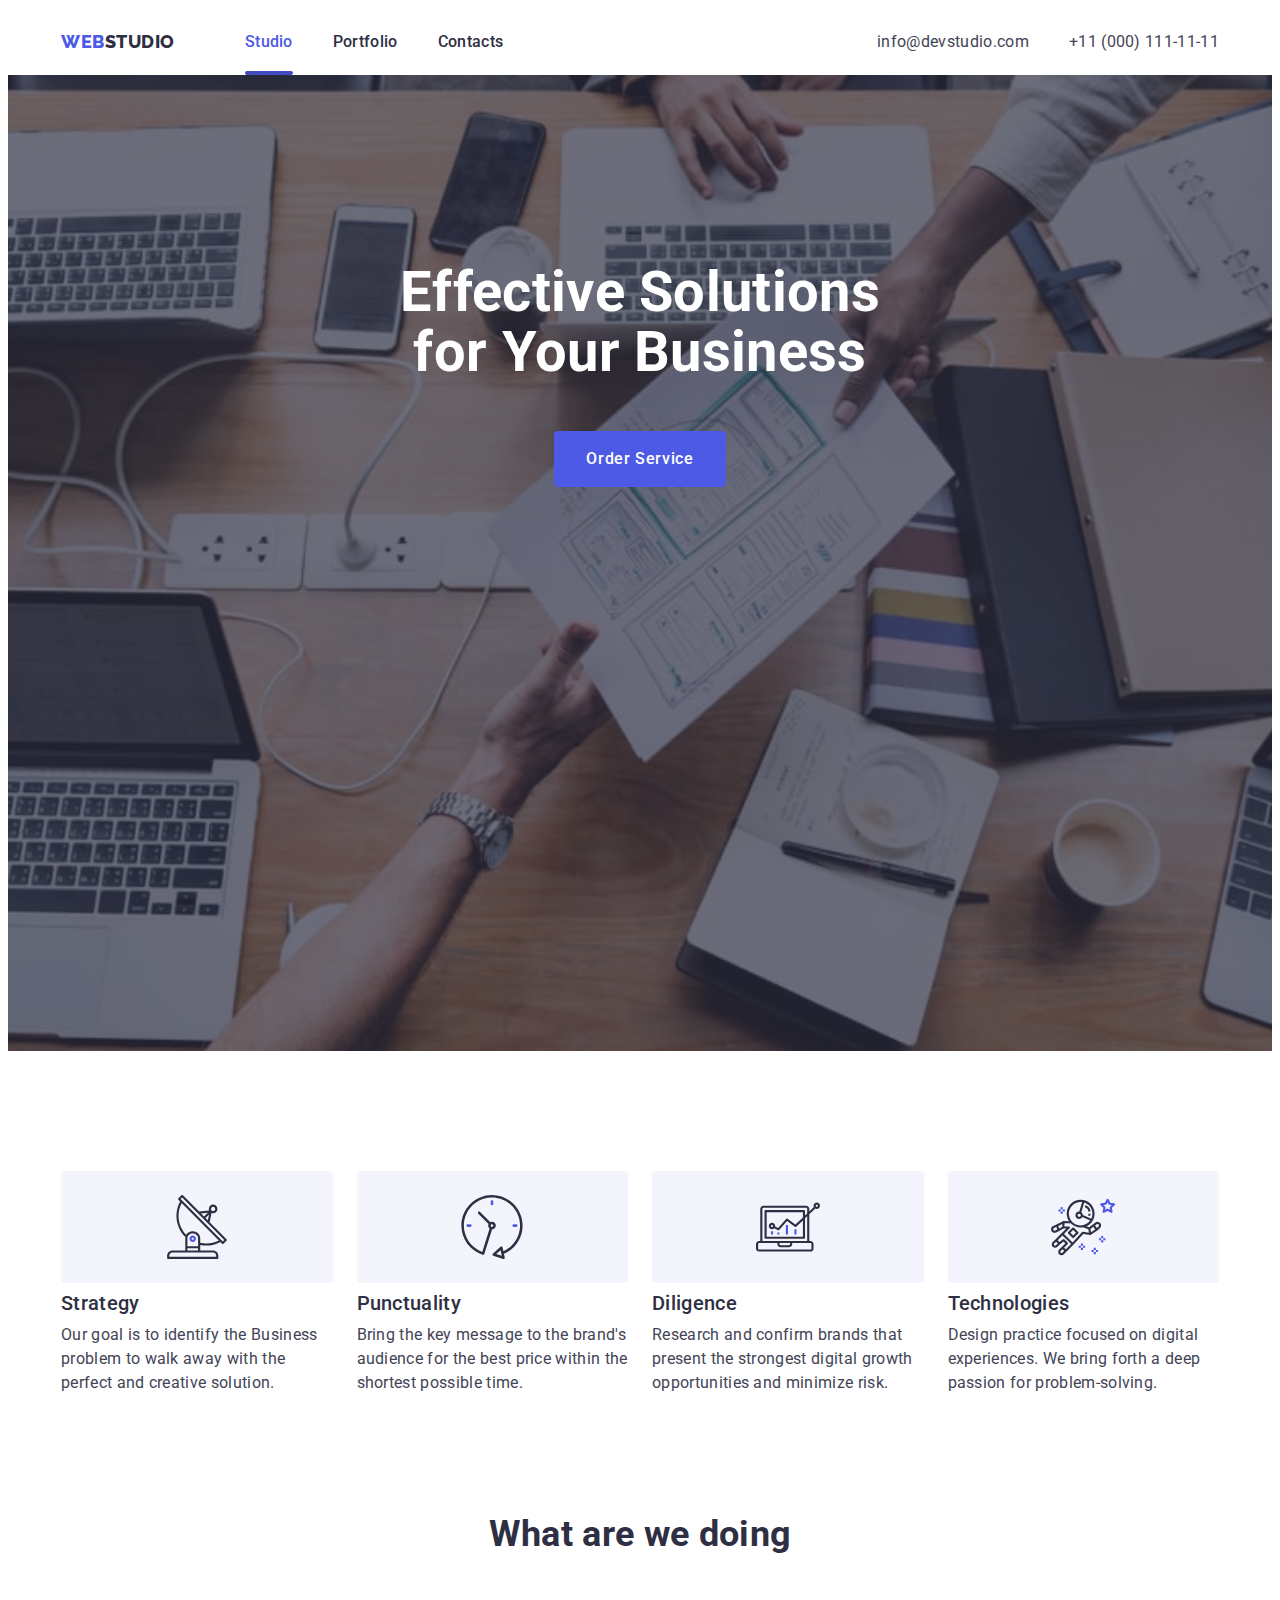
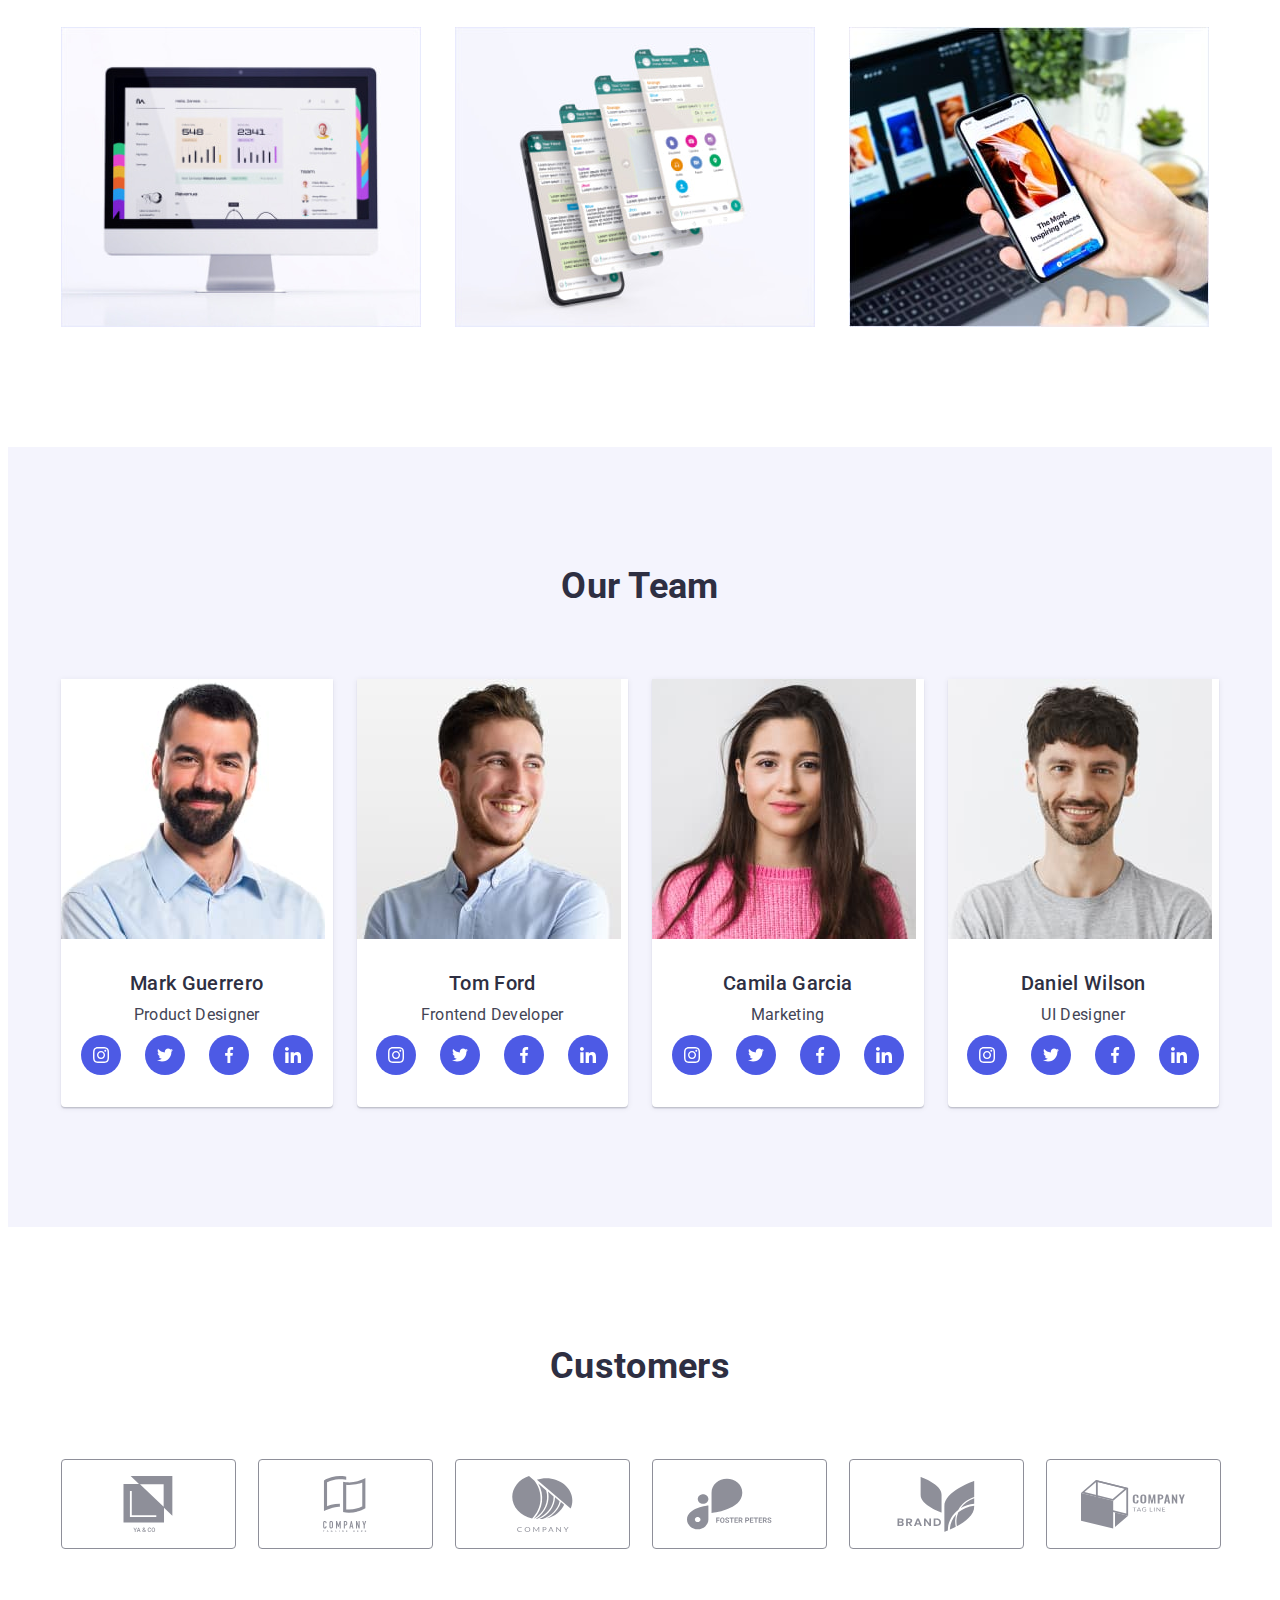
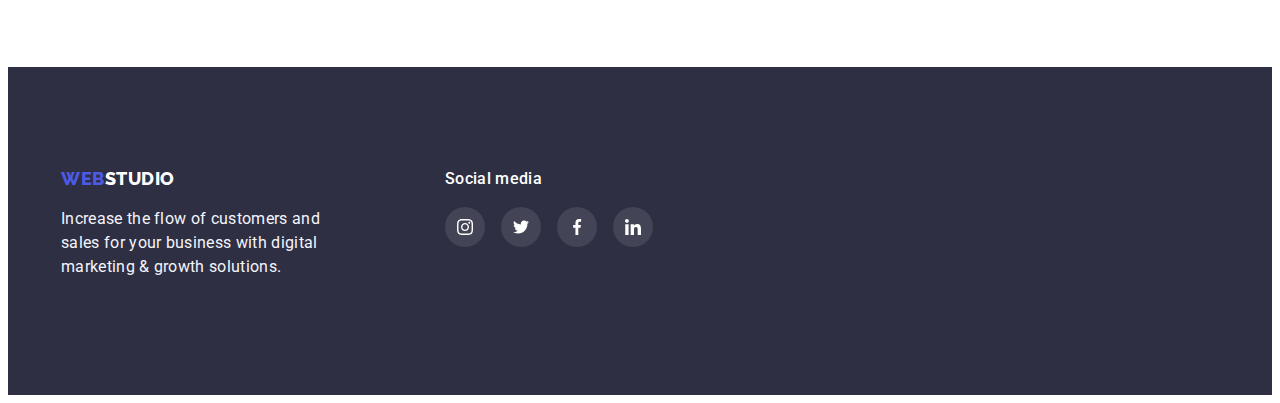
<file: index.html>
<!DOCTYPE html>
<html lang="en">
  <head>
    <meta charset="UTF-8" />
    <meta http-equiv="X-UA-Compatible" content="IE=edge" />
    <meta name="viewport" content="width=device-width, initial-scale=1.0" />
    <title>WebStudio</title>
    <link rel="preconnect" href="https://fonts.googleapis.com" />
    <link rel="preconnect" href="https://fonts.gstatic.com" crossorigin />
    <link
      href="https://fonts.googleapis.com/css2?family=Raleway:wght@800&family=Roboto:wght@400;500;700&display=swap"
      rel="stylesheet"
    />

    <link
      rel="stylesheet"
      href="https://cdnjs.cloudflare.com/ajax/libs/modern-normalize/1.1.0/modern-normalize.min.css"
      integrity="sha512-wpPYUAdjBVSE4KJnH1VR1HeZfpl1ub8YT/NKx4PuQ5NmX2tKuGu6U/JRp5y+Y8XG2tV+wKQpNHVUX03MfMFn9Q=="
      crossorigin="anonymous"
      referrerpolicy="no-referrer"
    />

    <link rel="stylesheet" href="./css/styles.css" />
  </head>
  <body>
    <!--heder-->
    <header class="header-page">
      <div class="container">
        <div class="heder-container">
          <nav class="nav-items">
            <a href="./index.html" class="logo">
              <span class="logo-color">Web</span>Studio
            </a>
            <ul class="nav-menu list">
              <li>
                <a href="./index.html" class="nav-link current">Studio</a>
              </li>
              <li>
                <a href="./portfolio.html" class="nav-link">Portfolio</a>
              </li>
              <li><a href="" class="nav-link">Contacts</a></li>
            </ul>
          </nav>

          <address class="address">
            <ul class="contact-menu list">
              <li>
                <a href="mailto:info@devstudio.com" class="contact-link"
                  >info@devstudio.com</a
                >
              </li>
              <li>
                <a href="tel:+110001111111" class="contact-link"
                  >+11 (000) 111-11-11</a
                >
              </li>
            </ul>
          </address>
        </div>
      </div>
    </header>

    <main>
      <!--hero-->

      <section class="hero">
        <div class="container">
          <h1 class="hero-title">Effective Solutions for Your Business</h1>
          <button type="button" class="hero-button" data-modal-open>
            Order Service
          </button>
        </div>
      </section>

      <!--Benefits-->

      <section class="section benefits">
        <div class="container">
          <div class="benefits-container">
            <h2 class="section-title visually-hidden">Benefits</h2>

            <ul class="section-items list">
              <li class="benefits-item">
                <div class="icon-container">
                  <svg class="icon-bgr" width="64" height="64">
                    <use href="./images/icons.svg#icon-antenna1"></use>
                  </svg>
                </div>
                <h3 class="section-subtitle">Strategy</h3>
                <p class="section-text">
                  Our goal is to identify the Business problem to walk away with
                  the perfect and creative solution.
                </p>
              </li>

              <li class="benefits-item">
                <div class="icon-container">
                  <svg class="icon-bgr" width="64" height="64">
                    <use href="./images/icons.svg#icon-clock2"></use>
                  </svg>
                </div>
                <h3 class="section-subtitle">Punctuality</h3>
                <p class="section-text">
                  Bring the key message to the brand's audience for the best
                  price within the shortest possible time.
                </p>
              </li>

              <li class="benefits-item">
                <div class="icon-container">
                  <svg class="icon-bgr" width="64" height="64">
                    <use href="./images/icons.svg#icon-diagram3"></use>
                  </svg>
                </div>
                <h3 class="section-subtitle">Diligence</h3>
                <p class="section-text">
                  Research and confirm brands that present the strongest digital
                  growth opportunities and minimize risk.
                </p>
              </li>

              <li class="benefits-item">
                <div class="icon-container">
                  <svg class="icon-bgr" width="64" height="64">
                    <use href="./images/icons.svg#icon-astronaut4"></use>
                  </svg>
                </div>
                <h3 class="section-subtitle">Technologies</h3>
                <p class="section-text">
                  Design practice focused on digital experiences. We bring forth
                  a deep passion for problem-solving.
                </p>
              </li>
            </ul>
          </div>
        </div>
      </section>

      <!-- services -->

      <section class="section no-padding">
        <div class="container">
          <h2 class="section-title">What are we doing</h2>

          <ul class="section-items list">
            <li class="services-item">
              <img src="./images/img1.jpg" alt="diagram" width="360" />
            </li>
            <li class="services-item">
              <img src="./images/img2.jpg" alt="telephone" width="360" />
            </li>
            <li class="services-item">
              <img src="./images/img3.jpg" alt="telephone hand" width="360" />
            </li>
          </ul>
        </div>
      </section>

      <!--team-->

      <section class="section team">
        <div class="container">
          <h2 class="section-title">Our Team</h2>

          <ul class="section-items list">
            <li class="team-item">
              <img src="./images/img-3.jpg" alt="Mark Guerrero" width="264" />
              <div class="team-card">
                <h3 class="section-subtitle">Mark Guerrero</h3>
                <p class="section-text">Product Designer</p>

                <ul class="socials-list list">
                  <li class="social-item">
                    <a href="" class="social-link">
                      <svg class="icon-social" width="16" height="16">
                        <use href="./images/icons.svg#icon-instagram"></use>
                      </svg>
                    </a>
                  </li>
                  <li class="social-item">
                    <a href="" class="social-link">
                      <svg class="icon-social" width="16" height="16">
                        <use href="./images/icons.svg#icon-twitter"></use>
                      </svg>
                    </a>
                  </li>
                  <li class="social-item">
                    <a href="" class="social-link">
                      <svg class="icon-social" width="16" height="16">
                        <use href="./images/icons.svg#icon-facebook"></use>
                      </svg>
                    </a>
                  </li>
                  <li class="social-item">
                    <a href="" class="social-link">
                      <svg class="icon-social" width="16" height="16">
                        <use href="./images/icons.svg#icon-linkedin"></use>
                      </svg>
                    </a>
                  </li>
                </ul>
              </div>
            </li>

            <li class="team-item">
              <img src="./images/img-2.jpg" alt="Tom Ford" width="264" />
              <div class="team-card">
                <h3 class="section-subtitle">Tom Ford</h3>
                <p class="section-text">Frontend Developer</p>
                <ul class="socials-list list">
                  <li class="social-item">
                    <a href="" class="social-link">
                      <svg class="icon-social" width="16" height="16">
                        <use href="./images/icons.svg#icon-instagram"></use>
                      </svg>
                    </a>
                  </li>
                  <li class="social-item">
                    <a href="" class="social-link">
                      <svg class="icon-social" width="16" height="16">
                        <use href="./images/icons.svg#icon-twitter"></use>
                      </svg>
                    </a>
                  </li>
                  <li class="social-item">
                    <a href="" class="social-link">
                      <svg class="icon-social" width="16" height="16">
                        <use href="./images/icons.svg#icon-facebook"></use>
                      </svg>
                    </a>
                  </li>
                  <li class="social-item">
                    <a href="" class="social-link">
                      <svg class="icon-social" width="16" height="16">
                        <use href="./images/icons.svg#icon-linkedin"></use>
                      </svg>
                    </a>
                  </li>
                </ul>
              </div>
            </li>

            <li class="team-item">
              <img src="./images/img-1.jpg" alt="Camila Garcia" width="264" />
              <div class="team-card">
                <h3 class="section-subtitle">Camila Garcia</h3>
                <p class="section-text">Marketing</p>
                <ul class="socials-list list">
                  <li class="social-item">
                    <a href="" class="social-link">
                      <svg class="icon-social" width="16" height="16">
                        <use href="./images/icons.svg#icon-instagram"></use>
                      </svg>
                    </a>
                  </li>
                  <li class="social-item">
                    <a href="" class="social-link">
                      <svg class="icon-social" width="16" height="16">
                        <use href="./images/icons.svg#icon-twitter"></use>
                      </svg>
                    </a>
                  </li>
                  <li class="social-item">
                    <a href="" class="social-link">
                      <svg class="icon-social" width="16" height="16">
                        <use href="./images/icons.svg#icon-facebook"></use>
                      </svg>
                    </a>
                  </li>
                  <li class="social-item">
                    <a href="" class="social-link">
                      <svg class="icon-social" width="16" height="16">
                        <use href="./images/icons.svg#icon-linkedin"></use>
                      </svg>
                    </a>
                  </li>
                </ul>
              </div>
            </li>

            <li class="team-item">
              <img src="./images/img.jpg" alt="Camila Garcia" width="264" />
              <div class="team-card">
                <h3 class="section-subtitle">Daniel Wilson</h3>
                <p class="section-text">UI Designer</p>
                <ul class="socials-list list">
                  <li class="social-item">
                    <a href="" class="social-link">
                      <svg class="icon-social" width="16" height="16">
                        <use href="./images/icons.svg#icon-instagram"></use>
                      </svg>
                    </a>
                  </li>
                  <li class="social-item">
                    <a href="" class="social-link">
                      <svg class="icon-social" width="16" height="16">
                        <use href="./images/icons.svg#icon-twitter"></use>
                      </svg>
                    </a>
                  </li>
                  <li class="social-item">
                    <a href="" class="social-link">
                      <svg class="icon-social" width="16" height="16">
                        <use href="./images/icons.svg#icon-facebook"></use>
                      </svg>
                    </a>
                  </li>
                  <li class="social-item">
                    <a href="" class="social-link">
                      <svg class="icon-social" width="16" height="16">
                        <use href="./images/icons.svg#icon-linkedin"></use>
                      </svg>
                    </a>
                  </li>
                </ul>
              </div>
            </li>
          </ul>
        </div>
      </section>
    </main>

    <section class="section">
      <div class="container">
        <h2 class="section-title">Customers</h2>

        <ul class="section-items list">
          <li class="company">
            <a href="" class="company-link">
              <svg class="company-icon" width="104" height="56">
                <use href="./images/icons.svg#icon-logo1"></use>
              </svg>
            </a>
          </li>

          <li class="company">
            <a href="" class="company-link">
              <svg class="company-icon" width="104" height="56">
                <use href="./images/icons.svg#icon-logo2"></use>
              </svg>
            </a>
          </li>
          <li class="company">
            <a href="" class="company-link">
              <svg class="company-icon" width="104" height="56">
                <use href="./images/icons.svg#icon-logo3"></use>
              </svg>
            </a>
          </li>
          <li class="company">
            <a href="" class="company-link">
              <svg class="company-icon" width="104" height="56">
                <use href="./images/icons.svg#icon-logo4"></use>
              </svg>
            </a>
          </li>
          <li class="company">
            <a href="" class="company-link">
              <svg class="company-icon" width="104" height="56">
                <use href="./images/icons.svg#icon-logo5"></use>
              </svg>
            </a>
          </li>
          <li class="company">
            <a href="" class="company-link">
              <svg class="company-icon" width="104" height="56">
                <use href="./images/icons.svg#icon-logo6"></use>
              </svg>
            </a>
          </li>
        </ul>
      </div>
    </section>

    <!--footer-->
    <footer class="footer-page">
      <div class="container footer">
        <div class="footer-box">
          <a href="./index.html" class="logo">
            <span class="logo-color">Web</span
            ><span class="footer-logo-color">Studio</span>
          </a>
          <p class="footer-text">
            Increase the flow of customers and sales for your business with
            digital marketing & growth solutions.
          </p>
        </div>

        <div class="icon-box">
          <h3 class="subtitle-footer">Social media</h3>

          <ul class="socials-footer list">
            <li class="social-item-footer">
              <a href="" class="social-link-footer">
                <svg class="icon-social-footer" width="16" height="16">
                  <use href="./images/icons.svg#icon-instagram"></use>
                </svg>
              </a>
            </li>
            <li class="social-item-footer">
              <a href="" class="social-link-footer">
                <svg class="icon-social-footer" width="16" height="16">
                  <use href="./images/icons.svg#icon-twitter"></use>
                </svg>
              </a>
            </li>
            <li class="social-item-footer">
              <a href="" class="social-link-footer">
                <svg class="icon-social-footer" width="16" height="16">
                  <use href="./images/icons.svg#icon-facebook"></use>
                </svg>
              </a>
            </li>
            <li class="social-item-footer">
              <a href="" class="social-link-footer">
                <svg class="icon-social-footer" width="16" height="16">
                  <use href="./images/icons.svg#icon-linkedin"></use>
                </svg>
              </a>
            </li>
          </ul>
        </div>
      </div>
    </footer>
    <!--modal-->
    <div class="backdrop is-hidden" data-modal>
      <div class="modal">
        <buttton type="buttton" class="btn-modal" data-modal-close>
          <svg class="icon-close" width="8" height="8">
            <use href="./images/icons.svg#icon-close"></use>
          </svg>
        </buttton>
      </div>
    </div>
    <script src="./ js/ modal.js"></script>
  </body>
</html>
</file>
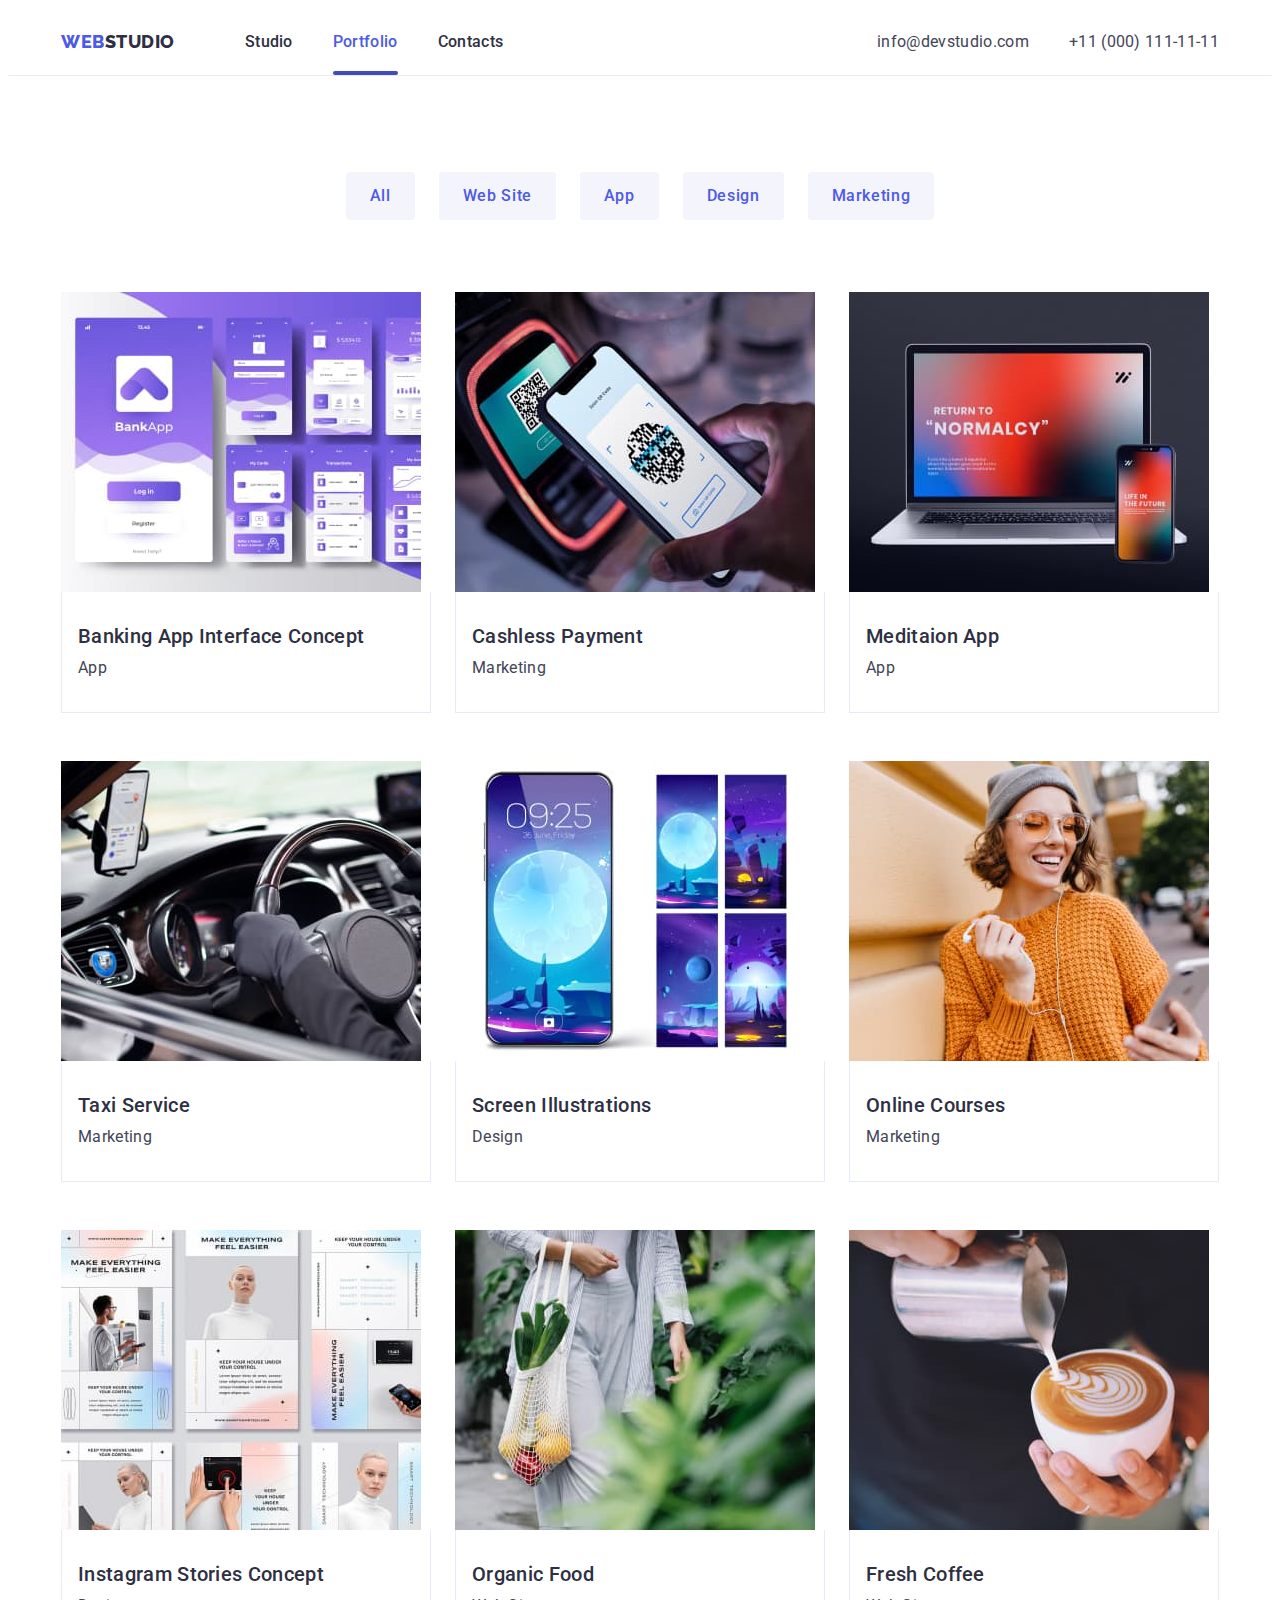
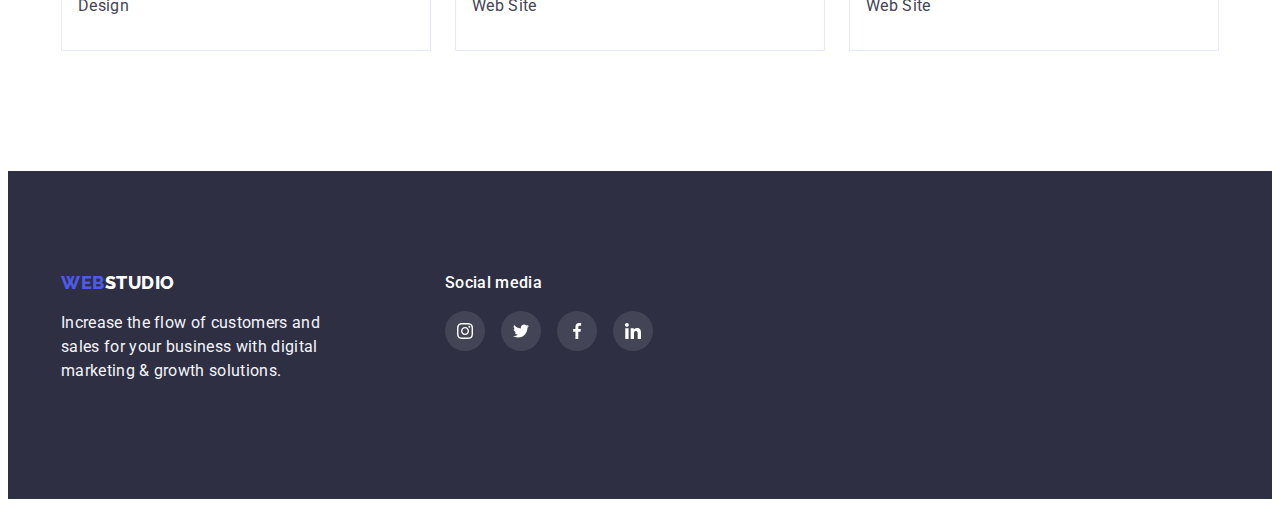
<file: portfolio.html>
<!DOCTYPE html>
<html lang="en">
  <head>
    <meta charset="UTF-8" />
    <meta http-equiv="X-UA-Compatible" content="IE=edge" />
    <meta name="viewport" content="width=device-width, initial-scale=1.0" />
    <title>Portfolio</title>
    <link rel="preconnect" href="https://fonts.googleapis.com" />
    <link rel="preconnect" href="https://fonts.gstatic.com" crossorigin />
    <link
      href="https://fonts.googleapis.com/css2?family=Raleway:wght@800&family=Roboto:wght@400;500;700&display=swap"
      rel="stylesheet"
    />
    <link
      rel="stylesheet"
      href="https://cdnjs.cloudflare.com/ajax/libs/modern-normalize/1.1.0/modern-normalize.min.css"
      integrity="sha512-wpPYUAdjBVSE4KJnH1VR1HeZfpl1ub8YT/NKx4PuQ5NmX2tKuGu6U/JRp5y+Y8XG2tV+wKQpNHVUX03MfMFn9Q=="
      crossorigin="anonymous"
      referrerpolicy="no-referrer"
    />
    <link rel="stylesheet" href="./css/styles.css" />
  </head>
  <body>
    <!--heder-->
    <header class="header-page portfolio">
      <div class="container">
        <div class="heder-container">
          <nav class="nav-items">
            <a href="./index.html" class="logo">
              <span class="logo-color">Web</span>Studio
            </a>
            <ul class="nav-menu list">
              <li><a href="./index.html" class="nav-link">Studio</a></li>
              <li>
                <a href="./portfolio.html" class="nav-link current"
                  >Portfolio</a
                >
              </li>
              <li><a href="" class="nav-link">Contacts</a></li>
            </ul>
          </nav>

          <address class="address">
            <ul class="contact-menu list">
              <li>
                <a href="mailto:info@devstudio.com" class="contact-link"
                  >info@devstudio.com</a
                >
              </li>
              <li>
                <a href="tel:+110001111111" class="contact-link"
                  >+11 (000) 111-11-11</a
                >
              </li>
            </ul>
          </address>
        </div>
      </div>
    </header>

    <main>
      <!--portfolio-->
      <section class="section portfolio no-padding">
        <div class="container">
          <h1 class="section-title visually-hidden">Portfolio</h1>
          <ul class="items-btn list">
            <li><button type="button" class="portfolio-btn">All</button></li>
            <li>
              <button type="button" class="portfolio-btn">Web Site</button>
            </li>
            <li><button type="button" class="portfolio-btn">App</button></li>
            <li><button type="button" class="portfolio-btn">Design</button></li>
            <li>
              <button type="button" class="portfolio-btn">Marketing</button>
            </li>
          </ul>

          <ul class="portfolio-items list">
            <li class="portfolio-panel">
              <a href="" class="portfolio-link">
                <div class="overlay-box">
                  <img
                    src="./images/img08.jpg"
                    alt="portfolio picture"
                    width="360"
                  />
                  <div class="content-overlay">
                    <p class="overley-text">
                      14 Stylish and User-Friendly App Design Concepts · Task
                      Manager App · Calorie Tracker App · Exotic Fruit Ecommerce
                      App · Cloud Storage App
                    </p>
                  </div>
                </div>
                <div class="portfolio-card">
                  <h2 class="section-subtitle portfolio">
                    Banking App Interface Concept
                  </h2>
                  <p class="section-text">App</p>
                </div>
              </a>
            </li>
            <li class="portfolio-panel">
              <a href="" class="portfolio-link">
                <div class="overlay-box">
                  <img
                    src="./images/img07.jpg"
                    alt="portfolio picture"
                    width="360"
                  />
                  <div class="content-overlay">
                    <p class="overley-text">
                      14 Stylish and User-Friendly App Design Concepts · Task
                      Manager App · Calorie Tracker App · Exotic Fruit Ecommerce
                      App · Cloud Storage App
                    </p>
                  </div>
                </div>

                <div class="portfolio-card">
                  <h2 class="section-subtitle portfolio">Cashless Payment</h2>
                  <p class="section-text">Marketing</p>
                </div>
              </a>
            </li>
            <li class="portfolio-panel">
              <a href="" class="portfolio-link">
                <div class="overlay-box">
                  <img
                    src="./images/img06.jpg"
                    alt="portfolio picture"
                    width="360"
                  />
                  <div class="content-overlay">
                    <p class="overley-text">
                      14 Stylish and User-Friendly App Design Concepts · Task
                      Manager App · Calorie Tracker App · Exotic Fruit Ecommerce
                      App · Cloud Storage App
                    </p>
                  </div>
                </div>
                <div class="portfolio-card">
                  <h2 class="section-subtitle portfolio">Meditaion App</h2>
                  <p class="section-text">App</p>
                </div>
              </a>
            </li>
            <li class="portfolio-panel">
              <a href="" class="portfolio-link">
                <div class="overlay-box">
                  <img
                    src="./images/img05.jpg"
                    alt="portfolio picture"
                    width="360"
                  />
                  <div class="content-overlay">
                    <p class="overley-text">
                      14 Stylish and User-Friendly App Design Concepts · Task
                      Manager App · Calorie Tracker App · Exotic Fruit Ecommerce
                      App · Cloud Storage App
                    </p>
                  </div>
                </div>
                <div class="portfolio-card">
                  <h2 class="section-subtitle portfolio">Taxi Service</h2>
                  <p class="section-text">Marketing</p>
                </div>
              </a>
            </li>
            <li class="portfolio-panel">
              <a href="" class="portfolio-link">
                <div class="overlay-box">
                  <img
                    src="./images/img04.jpg"
                    alt="portfolio picture"
                    width="360"
                  />
                  <div class="content-overlay">
                    <p class="overley-text">
                      14 Stylish and User-Friendly App Design Concepts · Task
                      Manager App · Calorie Tracker App · Exotic Fruit Ecommerce
                      App · Cloud Storage App
                    </p>
                  </div>
                </div>
                <div class="portfolio-card">
                  <h2 class="section-subtitle portfolio">
                    Screen Illustrations
                  </h2>
                  <p class="section-text">Design</p>
                </div>
              </a>
            </li>
            <li class="portfolio-panel">
              <a href="" class="portfolio-link">
                <div class="overlay-box">
                  <img
                    src="./images/img03.jpg"
                    alt="portfolio picture"
                    width="360"
                  />
                  <div class="content-overlay">
                    <p class="overley-text">
                      14 Stylish and User-Friendly App Design Concepts · Task
                      Manager App · Calorie Tracker App · Exotic Fruit Ecommerce
                      App · Cloud Storage App
                    </p>
                  </div>
                </div>
                <div class="portfolio-card">
                  <h2 class="section-subtitle portfolio">Online Courses</h2>
                  <p class="section-text">Marketing</p>
                </div>
              </a>
            </li>
            <li class="portfolio-panel">
              <a href="" class="portfolio-link">
                <div class="overlay-box">
                  <div class="overlay-box">
                    <img
                      src="./images/img02.jpg"
                      alt="portfolio picture"
                      width="360"
                    />
                    <div class="content-overlay">
                      <p class="overley-text">
                        14 Stylish and User-Friendly App Design Concepts · Task
                        Manager App · Calorie Tracker App · Exotic Fruit
                        Ecommerce App · Cloud Storage App
                      </p>
                    </div>
                  </div>
                  <div class="content-overlay">
                    <p class="overley-text">
                      14 Stylish and User-Friendly App Design Concepts · Task
                      Manager App · Calorie Tracker App · Exotic Fruit Ecommerce
                      App · Cloud Storage App
                    </p>
                  </div>
                </div>
                <div class="portfolio-card">
                  <h2 class="section-subtitle portfolio">
                    Instagram Stories Concept
                  </h2>
                  <p class="section-text">Design</p>
                </div>
              </a>
            </li>
            <li class="portfolio-panel">
              <a href="" class="portfolio-link">
                <div class="overlay-box">
                  <img
                    src="./images/img01.jpg"
                    alt="portfolio picture"
                    width="360"
                  />
                  <div class="content-overlay">
                    <p class="overley-text">
                      14 Stylish and User-Friendly App Design Concepts · Task
                      Manager App · Calorie Tracker App · Exotic Fruit Ecommerce
                      App · Cloud Storage App
                    </p>
                  </div>
                </div>
                <div class="portfolio-card">
                  <h2 class="section-subtitle portfolio">Organic Food</h2>
                  <p class="section-text">Web Site</p>
                </div>
              </a>
            </li>
            <li class="portfolio-panel">
              <a href="" class="portfolio-link">
                <div class="overlay-box">
                  <img
                    src="./images/img00.jpg"
                    alt="portfolio picture"
                    width="360"
                  />
                  <div class="content-overlay">
                    <p class="overley-text">
                      14 Stylish and User-Friendly App Design Concepts · Task
                      Manager App · Calorie Tracker App · Exotic Fruit Ecommerce
                      App · Cloud Storage App
                    </p>
                  </div>
                </div>
                <div class="portfolio-card">
                  <h2 class="section-subtitle portfolio">Fresh Coffee</h2>
                  <p class="section-text">Web Site</p>
                </div>
              </a>
            </li>
          </ul>
        </div>
      </section>
    </main>

    <!--footer-->
    <footer class="footer-page">
      <div class="container footer">
        <div class="footer-box">
          <a href="./index.html" class="logo">
            <span class="logo-color">Web</span
            ><span class="footer-logo-color">Studio</span>
          </a>
          <p class="footer-text">
            Increase the flow of customers and sales for your business with
            digital marketing & growth solutions.
          </p>
        </div>

        <div class="icon-box">
          <h3 class="subtitle-footer">Social media</h3>

          <ul class="socials-footer list">
            <li class="social-item-footer">
              <a href="" class="social-link-footer">
                <svg class="icon-social-footer" width="16" height="16">
                  <use href="./images/icons.svg#icon-instagram"></use>
                </svg>
              </a>
            </li>
            <li class="social-item-footer">
              <a href="" class="social-link-footer">
                <svg class="icon-social-footer" width="16" height="16">
                  <use href="./images/icons.svg#icon-twitter"></use>
                </svg>
              </a>
            </li>
            <li class="social-item-footer">
              <a href="" class="social-link-footer">
                <svg class="icon-social-footer" width="16" height="16">
                  <use href="./images/icons.svg#icon-facebook"></use>
                </svg>
              </a>
            </li>
            <li class="social-item-footer">
              <a href="" class="social-link-footer">
                <svg class="icon-social-footer" width="16" height="16">
                  <use href="./images/icons.svg#icon-linkedin"></use>
                </svg>
              </a>
            </li>
          </ul>
        </div>
      </div>
    </footer>
  </body>
</html>
</file>
<file: css/styles.css>
body {
  font-family: Roboto, sans-serif;
  font-size: 16px;
  line-height: 1.5;
  letter-spacing: 0.02em;

  color: var(--color-general);
  background-color: var(--title-text-color);
}

:root {
  --color-general: #2e2f42;
  --color-additional: #434455;
  --button-color: #4d5ae5;
  --btn-color-herro-hover: #404bbf;
  --title-text-color: #ffffff;
  --accent-color: #f4f4fd;
  --button-hover-color: #e7e9fc;
}

.container {
  width: 1158px;
  padding: 0 15px;
  margin: 0 auto;
  /*outline: 2px solid red;*/
}

.list {
  list-style: none;
  margin: 0;
  padding: 0;
}

img {
  display: block;
  max-width: 100%;
  height: auto;
}

.visually-hidden {
  position: absolute;
  width: 1px;
  height: 1px;
  margin: -1px;
  border: 0;
  padding: 0;
  white-space: nowrap;
  clip-path: inset(100%);
  clip: rect(0 0 0 0);
  overflow: hidden;
}

/*HEDER*/
.header-page.portfolio {
  border-bottom: 1px solid var(--button-hover-color);
}

.heder-container {
  display: flex;
  align-items: center;
  gap: 40px;
}

/*logo*/
.logo {
  display: block;
  font-family: Raleway, sans-serif;
  font-weight: 800;
  font-size: 18px;
  letter-spacing: 0.03em;
  text-transform: uppercase;
  text-decoration: none;
  line-height: 1.33;

  color: var(--color-general);
}
.logo-color {
  color: var(--button-color);
}

/*nav*/

.nav-menu {
  display: flex;
  gap: 40px;
}
.nav-items {
  display: flex;
  align-items: center;
  flex-grow: 1;
  gap: 70px;
}

.nav-link {
  display: block;
  padding-top: 24px;
  padding-bottom: 24px;

  font-weight: 500;
  text-decoration: none;
  letter-spacing: 0.02em;
  line-height: 1.2;

  color: var(--color-general);
  transition: color 250ms cubic-bezier(0.4, 0, 0.2, 1);
}
.nav-link:hover,
.nav-link:focus {
  color: var(--button-color);
}

.nav-link.current {
  position: relative;
  color: var(--button-color);
}

.nav-link.current::after {
  position: absolute;
  display: block;
  content: "";
  height: 4px;
  bottom: 0;

  width: 100%;
  background-color: var(--btn-color-herro-hover);
  border-radius: 2px;
}

/*address*/

.contact-menu {
  display: flex;
  gap: 40px;
}

.contact-link {
  padding-bottom: 24px;
  padding-top: 24px;

  font-weight: 400;

  line-height: 1.5px;

  text-decoration: none;
  font-style: normal;

  color: var(--color-additional);

  transition: color 250ms cubic-bezier(0.4, 0, 0.2, 1);
}
.contact-link:hover,
.contact-link:focus {
  color: var(--button-color);
}

/*hero*/
.hero {
  max-width: 1440px;
  height: 600px;
  margin: 0 auto;

  background-image: linear-gradient(
      rgba(46, 47, 66, 0.7),
      rgba(46, 47, 66, 0.7)
    ),
    url(../images/bgimg.jpg);
  background-repeat: no-repeat;
  background-position: center;
  background-size: cover;

  background-color: var(--color-general);
  text-align: center;
  padding-top: 188px;
  padding-bottom: 188px;
}
.hero-title {
  font-size: 56px;
  line-height: 1.07;
  color: var(--title-text-color);

  margin: 0 auto 48px;
  max-width: 496px;
}
.hero-button {
  display: inline-block;
  border-radius: 4px;
  padding: 16px 32px;
  min-width: 169px;
  border: transparent;
  margin: 0 auto;

  cursor: pointer;
  font-family: inherit;
  font-size: 16px;
  font-weight: 500;
  line-height: 1.5;
  letter-spacing: 0.04em;

  color: var(--title-text-color);
  background-color: var(--button-color);
  transition: background-color 250ms cubic-bezier(0.4, 0, 0.2, 1),
    box-shadow 250ms cubic-bezier(0.4, 0, 0.2, 1);
}
.hero-button:hover,
.hero-button:focus {
  box-shadow: 0px 4px 4px rgba(0, 0, 0, 0.15);
  background-color: var(--btn-color-herro-hover);
}

/*all section*/
.section.no-padding {
  padding-top: 0px;
}
.section {
  padding-top: 120px;
  padding-bottom: 120px;
}
.section-title {
  margin-top: 0;
  margin-bottom: 72px;
  font-size: 36px;
  text-align: center;
  line-height: 1.11;
}
.section-subtitle {
  margin-top: 0;
  margin-bottom: 8px;
  font-weight: 500;
  font-size: 20px;
  line-height: 1.2;
}
.section-text {
  color: var(--color-additional);
  margin-top: 0;
  margin-bottom: 0;
}
.section-items {
  display: flex;
  gap: 24px;
  flex-wrap: wrap;
}
/*Benefits */

.benefits-item {
  flex-basis: calc((100% - 72px) / 4);
}

/*.benefits-item*/

.icon-container {
  display: flex;
  height: 112px;
  background-color: var(--accent-color);
  border-radius: 4px;
  justify-content: center;
  align-items: center;

  margin-bottom: 8px;
}

/*services*/

.services-item {
  flex-basis: calc((100% - 48px) / 3);
}

/*team*/
.section.team {
  background-color: var(--accent-color);
}

.team-item {
  flex-basis: calc((100% - 72px) / 4);
  background-color: var(--title-text-color);
  box-shadow: 0px 1px 6px rgba(46, 47, 66, 0.08),
    0px 1px 1px rgba(46, 47, 66, 0.16), 0px 2px 1px rgba(46, 47, 66, 0.08);
  border-radius: 0px 0px 4px 4px;
}

.team-card {
  text-align: center;
  padding-top: 32px;
  padding-bottom: 32px;
}

/*icon team*/
.socials-list {
  display: flex;
  gap: 24px;
  justify-content: center;
  margin-top: 8px;
}
.social-item {
  height: 40px;
  width: 40px;
}
.social-link {
  display: flex;
  align-items: center;
  justify-content: center;
  width: 100%;
  height: 100%;
  color: var(--title-text-color);
  background-color: var(--button-color);
  border-radius: 50%;
  transition: background-color 250ms cubic-bezier(0.4, 0, 0.2, 1);
}
.social-link:hover,
.social-link:focus {
  background-color: var(--btn-color-herro-hover);
}
.icon-social {
  fill: currentColor;
}

/*company*/

.company {
  width: 168px;
  height: 88px;
  flex-basis: calc((100% - 120px) / 6);
}

.company-link {
  display: flex;
  align-items: center;
  justify-content: center;
  width: 100%;
  height: 100%;
  color: #8e8f99;
  border: 1px solid #8e8f99;
  border-radius: 4px;
  transition: color 250ms cubic-bezier(0.4, 0, 0.2, 1),
    border 250ms cubic-bezier(0.4, 0, 0.2, 1);
}
.company-icon {
  fill: currentColor;
}
.company-link:hover,
.company-link:focus {
  color: var(--btn-color-herro-hover);
  border: 1px solid var(--btn-color-herro-hover);
}

/*portfolio*/

.section.portfolio {
  padding-top: 96px;
}
.items-btn {
  display: flex;
  gap: 24px;
  margin-bottom: 72px;
  justify-content: center;
}
.portfolio-btn {
  border-radius: 4px;
  display: inline-block;
  border-radius: 4px;
  padding: 12px 24px;
  min-width: 69px;
  border: transparent;

  cursor: pointer;
  font-family: inherit;
  font-size: 16px;
  font-weight: 500;
  line-height: 1.5;
  letter-spacing: 0.04em;

  color: var(--button-color);
  background-color: var(--accent-color);
  transition: color 250ms cubic-bezier(0.4, 0, 0.2, 1),
    background-color 250ms cubic-bezier(0.4, 0, 0.2, 1),
    box-shadow 250ms cubic-bezier(0.4, 0, 0.2, 1);
}
.portfolio-btn:hover,
.portfolio-btn:focus {
  color: var(--accent-color);
  background-color: var(--button-color);
  box-shadow: 0px 3px 1px rgba(0, 0, 0, 0.1), 0px 2px 1px rgba(0, 0, 0, 0.08),
    0px 2px 2px rgba(0, 0, 0, 0.12);
}

.portfolio-items {
  display: flex;
  flex-wrap: wrap;
  gap: 48px 24px;
}
.portfolio-panel {
  flex-basis: calc((100% - 48px) / 3);
}
.portfolio-link {
  display: block;
  text-decoration: none;
  transition: box-shadow 250ms cubic-bezier(0.4, 0, 0.2, 1);
}

.portfolio-link:hover {
  box-shadow: 0px 1px 6px rgba(46, 47, 66, 0.08),
    0px 1px 1px rgba(46, 47, 66, 0.16), 0px 2px 1px rgba(46, 47, 66, 0.08);
}

.portfolio-card {
  padding-left: 16px;
  padding-top: 32px;
  padding-bottom: 32px;
  border-right: 1px solid var(--button-hover-color);
  border-left: 1px solid var(--button-hover-color);
  border-bottom: 1px solid var(--button-hover-color);
}

/*test overley*/
.overlay-box {
  overflow: hidden;
  position: relative;
}
.content-overlay {
  transform: translateY(100%);
  position: absolute;
  top: 0;
  left: 0;

  display: flex;
  padding-left: 32px;
  padding-right: 32px;
  padding-top: 40px;

  width: 100%;
  height: 100%;

  background-color: var(--button-color);

  transition: transform 250ms cubic-bezier(0.4, 0, 0.2, 1);
}
.portfolio-link:hover .content-overlay,
.portfolio-link:focus .content-overlay {
  transform: translateY(0);
}
.overley-text {
  margin: 0;
  color: var(--title-text-color);
  font-weight: 400;
}

.section-subtitle.portfolio {
  color: var(--color-general);
}

/*footer*/
.footer-page {
  padding-top: 100px;
  padding-bottom: 100px;
  background-color: var(--color-general);
}

.footer-page .logo {
  margin-bottom: 16px;
}
.footer-logo-color {
  color: var(--title-text-color);
}
.footer-text {
  color: var(--accent-color);
  margin-top: 0;
  max-width: 264px;
}
.subtitle-footer {
  /*-webkit-text-stroke: 1px #000000;*/
  color: var(--title-text-color);
  margin-top: 0;
  margin-bottom: 16px;
  font-weight: 500;
  font-size: 16px;
}
.container.footer {
  display: flex;
  align-items: flex-start;
  gap: 120px;
}

.socials-footer {
  display: flex;
  gap: 16px;
  justify-content: center;
}

.social-item-footer {
  height: 40px;
  width: 40px;
}

.social-link-footer {
  display: flex;
  background-color: rgba(255, 255, 255, 0.1);
  align-items: center;
  justify-content: center;
  width: 100%;
  height: 100%;
  color: var(--title-text-color);
  border-radius: 50%;
  transition: background-color 250ms cubic-bezier(0.4, 0, 0.2, 1);
}

.icon-social-footer {
  fill: currentColor;
}

.social-link-footer:hover,
.social-link-footer:focus {
  background-color: #31d0aa;
}

/*modal*/
.backdrop {
  position: fixed;
  top: 0;
  left: 0;
  width: 100%;
  height: 100%;
  background: rgba(46, 47, 66, 0.4);

  opacity: 1;
  transition: opacity 250ms cubic-bezier(0.4, 0, 0.2, 1),
    visibility 250ms cubic-bezier(0.4, 0, 0.2, 1);
}

.modal {
  position: absolute;
  overflow: auto;
  top: 50%;
  left: 50%;
  transform: translate(-50%, -50%);

  min-width: 408px;
  min-height: 576px;
  background: #fcfcfc;
  box-shadow: 0px 1px 1px rgba(0, 0, 0, 0.14), 0px 1px 3px rgba(0, 0, 0, 0.12),
    0px 2px 1px rgba(0, 0, 0, 0.2);
  border-radius: 4px;
}

.backdrop.is-hidden {
  visibility: hidden;
  opacity: 0;
  pointer-events: none;
}

.backdrop.is-hidden .modal {
}

.btn-modal {
  position: absolute;

  cursor: pointer;

  top: 24px;
  right: 24px;

  display: flex;
  justify-content: center;
  align-items: center;
  color: #000000;
  height: 24px;
  width: 24px;
  border-radius: 50%;
  background-color: #e7e9fc;
  border: 1px solid rgba(0, 0, 0, 0.1);

  transition: background-color 250ms cubic-bezier(0.4, 0, 0.2, 1),
    color 250ms cubic-bezier(0.4, 0, 0.2, 1);
}

.icon-close {
  fill: currentColor;
}
.btn-modal:hover,
.btn-modal:focus {
  background-color: var(--btn-color-herro-hover);
  color: var(--title-text-color);
}
.icon-close:hover,
.icon-close:focus {
  fill: currentColor;
}
</file>
